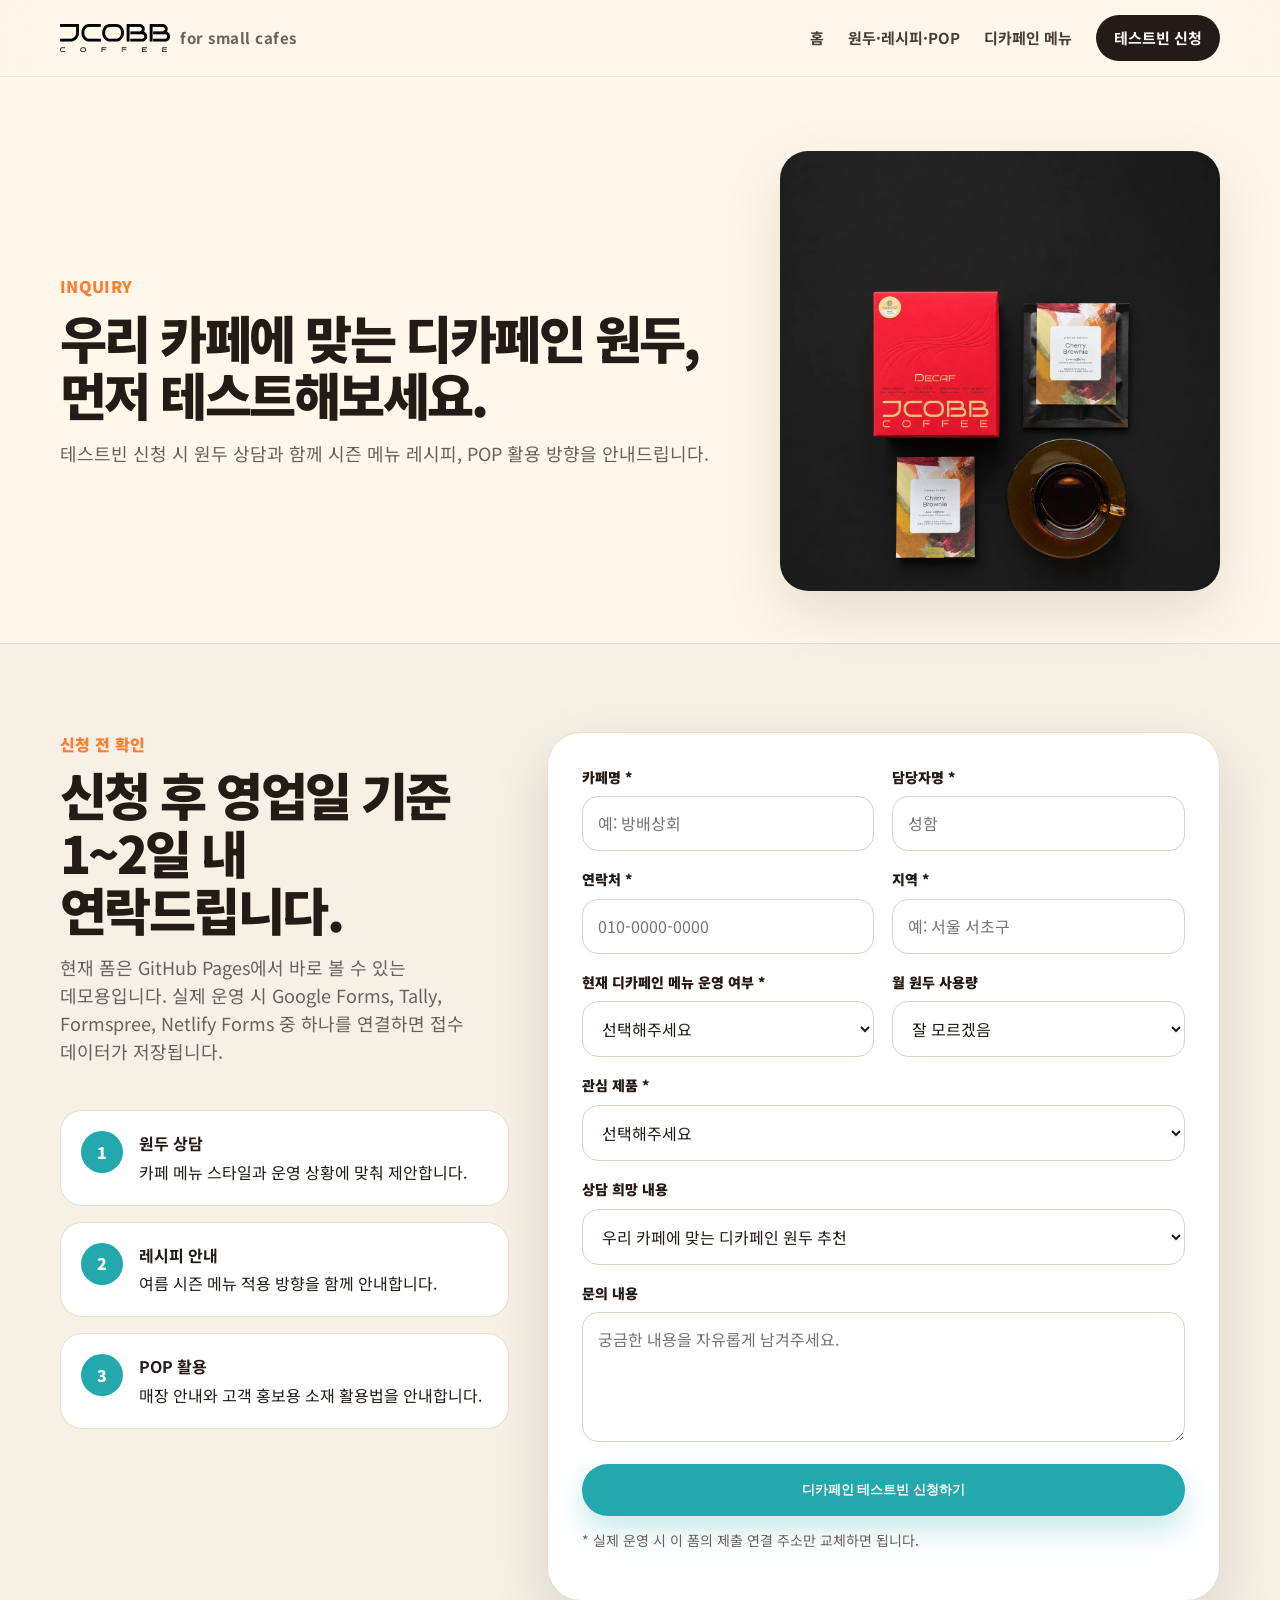
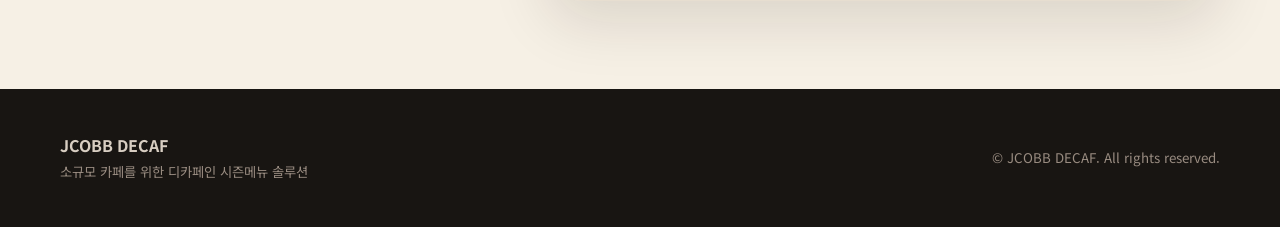
<file: inquiry.html>
<!doctype html><html lang="ko"><head><meta charset="utf-8"><meta name="viewport" content="width=device-width,initial-scale=1"><title>테스트빈 / 납품 문의 | JCOBB DECAF</title><meta name="description" content="JCOBB DECAF 디카페인 테스트빈 신청 및 카페 납품 상담 문의."><link rel="stylesheet" href="styles.css"></head><body>
<header class="topbar"><div class="container nav"><a class="logo" href="index.html"><img src="assets/logo.png" alt="JCOBB DECAF"><span>for small cafes</span></a><button class="mobile-toggle">☰</button><nav class="navlinks"><a href="index.html">홈</a><a href="solution.html">원두·레시피·POP</a><a href="products.html">디카페인 메뉴</a><a class="nav-cta" href="inquiry.html">테스트빈 신청</a></nav></div></header>
<main><section class="page-hero"><div class="container"><div><div class="kicker">INQUIRY</div><h1 class="title">우리 카페에 맞는 디카페인 원두,<br>먼저 테스트해보세요.</h1><p class="desc">테스트빈 신청 시 원두 상담과 함께 시즌 메뉴 레시피, POP 활용 방향을 안내드립니다.</p></div><div class="mini-hero-img"><img src="assets/dark_flatlay.webp" alt="JCOBB 디카페인 패키지"></div></div></section>
<section class="section"><div class="container form-wrap"><aside><div class="section-head left"><div class="kicker">신청 전 확인</div><h2 class="title">신청 후 영업일 기준 1~2일 내 연락드립니다.</h2><p class="desc">현재 폼은 GitHub Pages에서 바로 볼 수 있는 데모용입니다. 실제 운영 시 Google Forms, Tally, Formspree, Netlify Forms 중 하나를 연결하면 접수 데이터가 저장됩니다.</p></div><div class="feature-list"><div class="feature"><div class="icon">1</div><div><b>원두 상담</b><span>카페 메뉴 스타일과 운영 상황에 맞춰 제안합니다.</span></div></div><div class="feature"><div class="icon">2</div><div><b>레시피 안내</b><span>여름 시즌 메뉴 적용 방향을 함께 안내합니다.</span></div></div><div class="feature"><div class="icon">3</div><div><b>POP 활용</b><span>매장 안내와 고객 홍보용 소재 활용법을 안내합니다.</span></div></div></div></aside><div class="form-panel"><form id="inquiryForm"><div class="form-grid"><div class="field"><label for="cafe">카페명 *</label><input id="cafe" name="카페명" required placeholder="예: 방배상회"></div><div class="field"><label for="name">담당자명 *</label><input id="name" name="담당자명" required placeholder="성함"></div><div class="field"><label for="phone">연락처 *</label><input id="phone" name="연락처" required placeholder="010-0000-0000"></div><div class="field"><label for="region">지역 *</label><input id="region" name="지역" required placeholder="예: 서울 서초구"></div><div class="field"><label for="status">현재 디카페인 메뉴 운영 여부 *</label><select id="status" name="운영 여부" required><option value="">선택해주세요</option><option>운영 중</option><option>운영 예정</option><option>아직 고민 중</option></select></div><div class="field"><label for="volume">월 원두 사용량</label><select id="volume" name="월 원두 사용량"><option>잘 모르겠음</option><option>1kg 미만</option><option>1~3kg</option><option>3~5kg</option><option>5kg 이상</option></select></div><div class="field full"><label for="interest">관심 제품 *</label><select id="interest" name="관심 제품" required><option value="">선택해주세요</option><option>디카페인 에스프레소 원두</option><option>디카페인 드립백</option><option>원두 + 레시피 + POP 패키지</option><option>테스트빈 신청</option></select></div><div class="field full"><label for="topic">상담 희망 내용</label><select id="topic" name="상담 희망 내용"><option>우리 카페에 맞는 디카페인 원두 추천</option><option>여름 시즌 메뉴 레시피 상담</option><option>매장 POP 활용 상담</option><option>드립백 진열 판매 상담</option><option>기타</option></select></div><div class="field full"><label for="message">문의 내용</label><textarea id="message" name="문의 내용" placeholder="궁금한 내용을 자유롭게 남겨주세요."></textarea></div></div><button class="btn btn-primary" style="width:100%;margin-top:22px" type="submit">디카페인 테스트빈 신청하기</button><p class="form-note">* 실제 운영 시 이 폼의 제출 연결 주소만 교체하면 됩니다.</p><div class="toast">신청이 접수된 것처럼 표시되는 데모입니다. 실제 운영 전 폼 백엔드를 연결해주세요.</div></form></div></div></section></main><footer class="footer"><div class="container footer-grid"><div><b>JCOBB DECAF</b><br><small>소규모 카페를 위한 디카페인 시즌메뉴 솔루션</small></div><small>© JCOBB DECAF. All rights reserved.</small></div></footer><script src="script.js"></script></body></html>
</file>
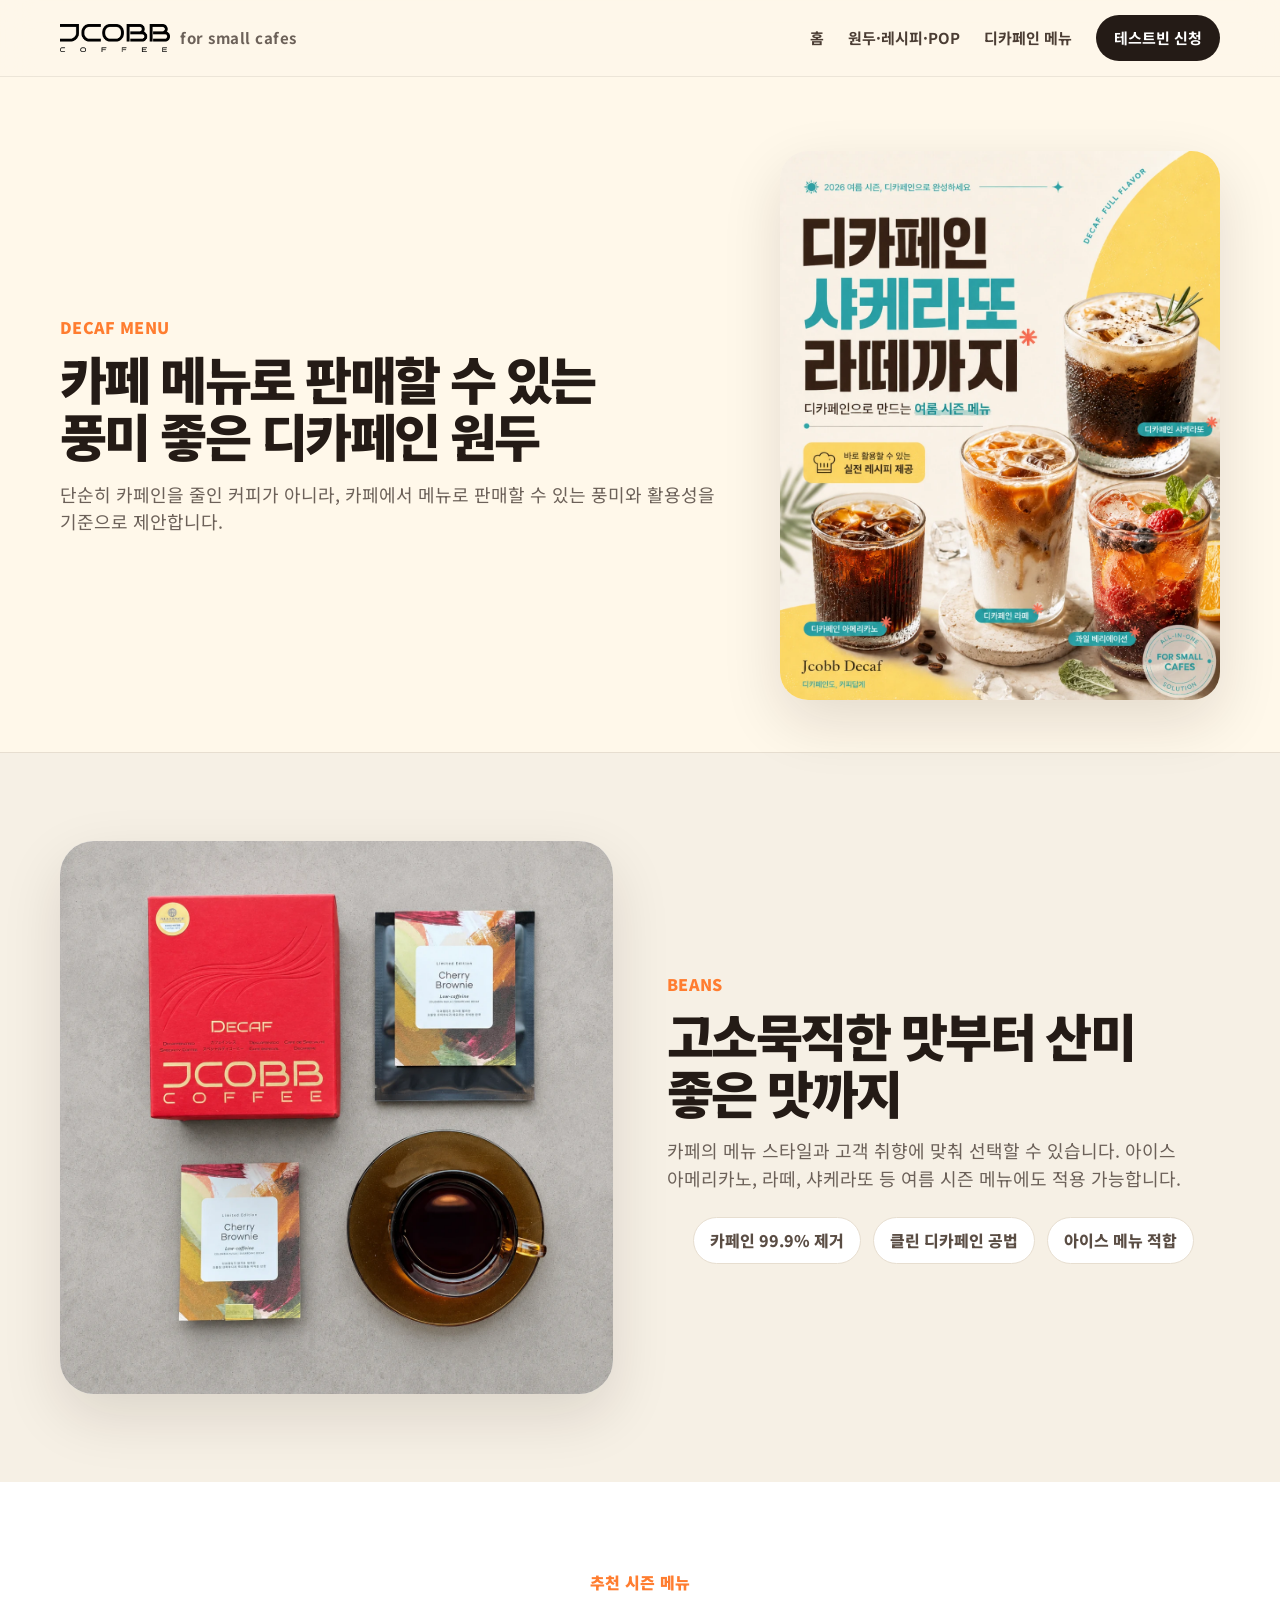
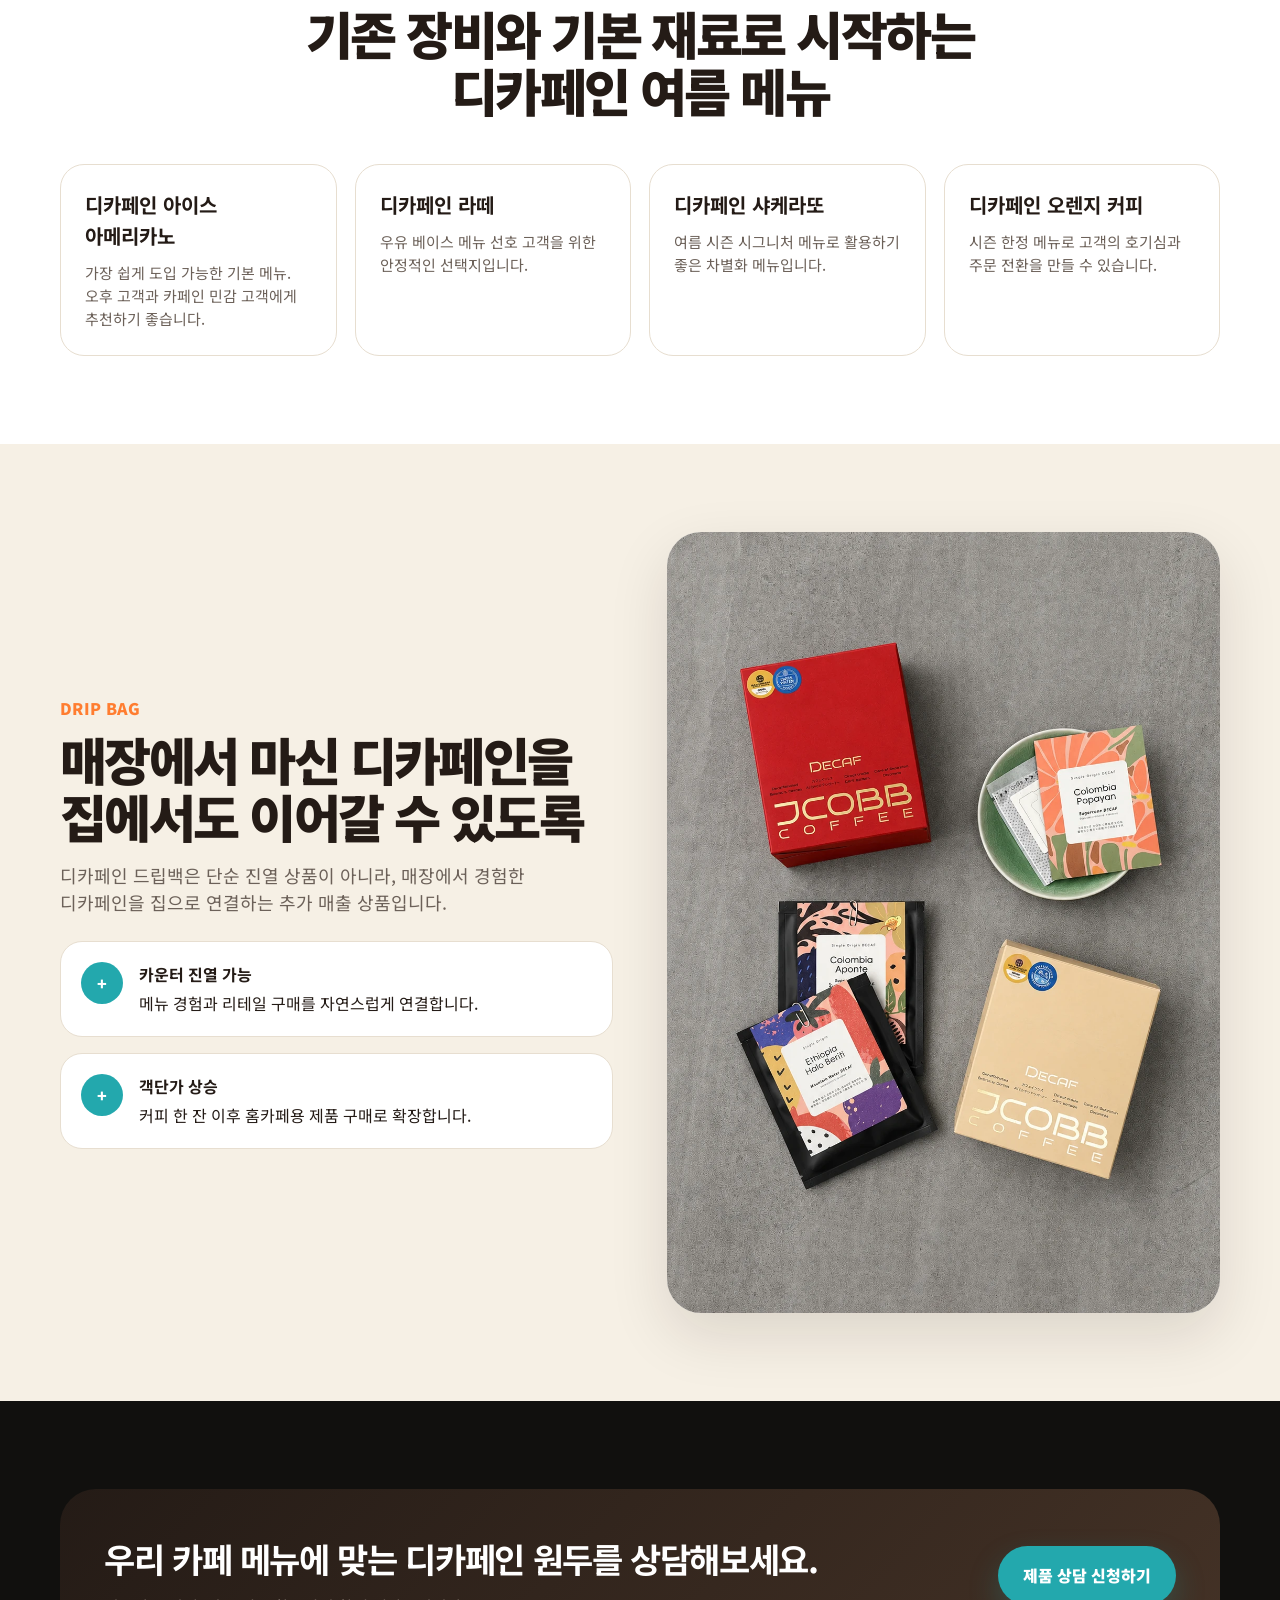
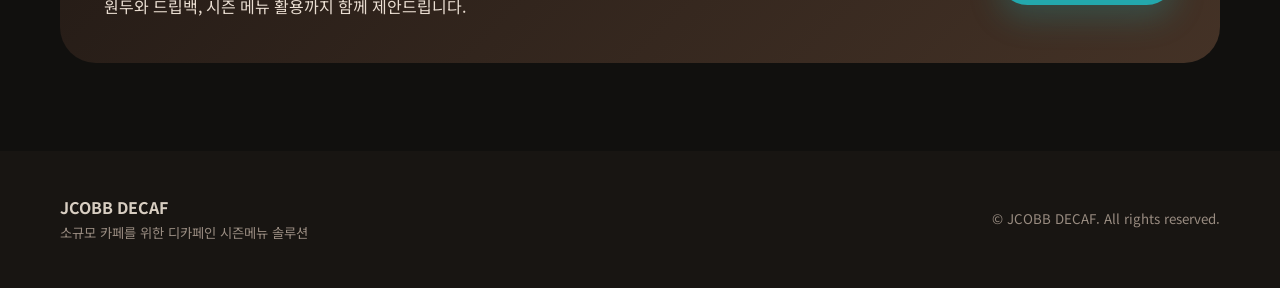
<file: products.html>
<!doctype html><html lang="ko"><head><meta charset="utf-8"><meta name="viewport" content="width=device-width,initial-scale=1"><title>디카페인 원두 & 시즌메뉴 | JCOBB DECAF</title><meta name="description" content="카페 메뉴로 판매할 수 있는 JCOBB 디카페인 원두와 여름 시즌 메뉴 제안."><link rel="stylesheet" href="styles.css"></head><body>
<header class="topbar"><div class="container nav"><a class="logo" href="index.html"><img src="assets/logo.png" alt="JCOBB DECAF"><span>for small cafes</span></a><button class="mobile-toggle">☰</button><nav class="navlinks"><a href="index.html">홈</a><a href="solution.html">원두·레시피·POP</a><a href="products.html">디카페인 메뉴</a><a class="nav-cta" href="inquiry.html">테스트빈 신청</a></nav></div></header>
<main><section class="page-hero"><div class="container"><div><div class="kicker">DECAF MENU</div><h1 class="title">카페 메뉴로 판매할 수 있는<br>풍미 좋은 디카페인 원두</h1><p class="desc">단순히 카페인을 줄인 커피가 아니라, 카페에서 메뉴로 판매할 수 있는 풍미와 활용성을 기준으로 제안합니다.</p></div><div class="mini-hero-img"><img src="assets/drip_poster.webp" alt="디카페인 아이스 음료"></div></div></section>
<section class="section"><div class="container split"><div class="image-frame"><img src="assets/gray_flatlay.webp" alt="JCOBB 디카페인 제품 플랫레이"></div><div><div class="kicker">BEANS</div><h2 class="title">고소묵직한 맛부터 산미 좋은 맛까지</h2><p class="desc">카페의 메뉴 스타일과 고객 취향에 맞춰 선택할 수 있습니다. 아이스 아메리카노, 라떼, 샤케라또 등 여름 시즌 메뉴에도 적용 가능합니다.</p><div class="tagline"><span class="tag">카페인 99.9% 제거</span><span class="tag">클린 디카페인 공법</span><span class="tag">아이스 메뉴 적합</span></div></div></div></section>
<section class="section alt"><div class="container"><div class="section-head"><div class="kicker">추천 시즌 메뉴</div><h2 class="title">기존 장비와 기본 재료로 시작하는<br>디카페인 여름 메뉴</h2></div><div class="menu-grid"><article class="menu-card"><h3>디카페인 아이스 아메리카노</h3><p>가장 쉽게 도입 가능한 기본 메뉴. 오후 고객과 카페인 민감 고객에게 추천하기 좋습니다.</p></article><article class="menu-card"><h3>디카페인 라떼</h3><p>우유 베이스 메뉴 선호 고객을 위한 안정적인 선택지입니다.</p></article><article class="menu-card"><h3>디카페인 샤케라또</h3><p>여름 시즌 시그니처 메뉴로 활용하기 좋은 차별화 메뉴입니다.</p></article><article class="menu-card"><h3>디카페인 오렌지 커피</h3><p>시즌 한정 메뉴로 고객의 호기심과 주문 전환을 만들 수 있습니다.</p></article></div></div></section>
<section class="section"><div class="container split"><div><div class="kicker">DRIP BAG</div><h2 class="title">매장에서 마신 디카페인을<br>집에서도 이어갈 수 있도록</h2><p class="desc">디카페인 드립백은 단순 진열 상품이 아니라, 매장에서 경험한 디카페인을 집으로 연결하는 추가 매출 상품입니다.</p><div class="feature-list" style="margin-top:24px"><div class="feature"><div class="icon">+</div><div><b>카운터 진열 가능</b><span>메뉴 경험과 리테일 구매를 자연스럽게 연결합니다.</span></div></div><div class="feature"><div class="icon">+</div><div><b>객단가 상승</b><span>커피 한 잔 이후 홈카페용 제품 구매로 확장합니다.</span></div></div></div></div><div class="image-frame"><img src="assets/product_flatlay.webp" alt="디카페인 드립백 제품"></div></div></section>
<section class="section dark"><div class="container"><div class="cta-band"><div><h2>우리 카페 메뉴에 맞는 디카페인 원두를 상담해보세요.</h2><p>원두와 드립백, 시즌 메뉴 활용까지 함께 제안드립니다.</p></div><a class="btn btn-primary" href="inquiry.html">제품 상담 신청하기</a></div></div></section>
</main><footer class="footer"><div class="container footer-grid"><div><b>JCOBB DECAF</b><br><small>소규모 카페를 위한 디카페인 시즌메뉴 솔루션</small></div><small>© JCOBB DECAF. All rights reserved.</small></div></footer><script src="script.js"></script></body></html>
</file>
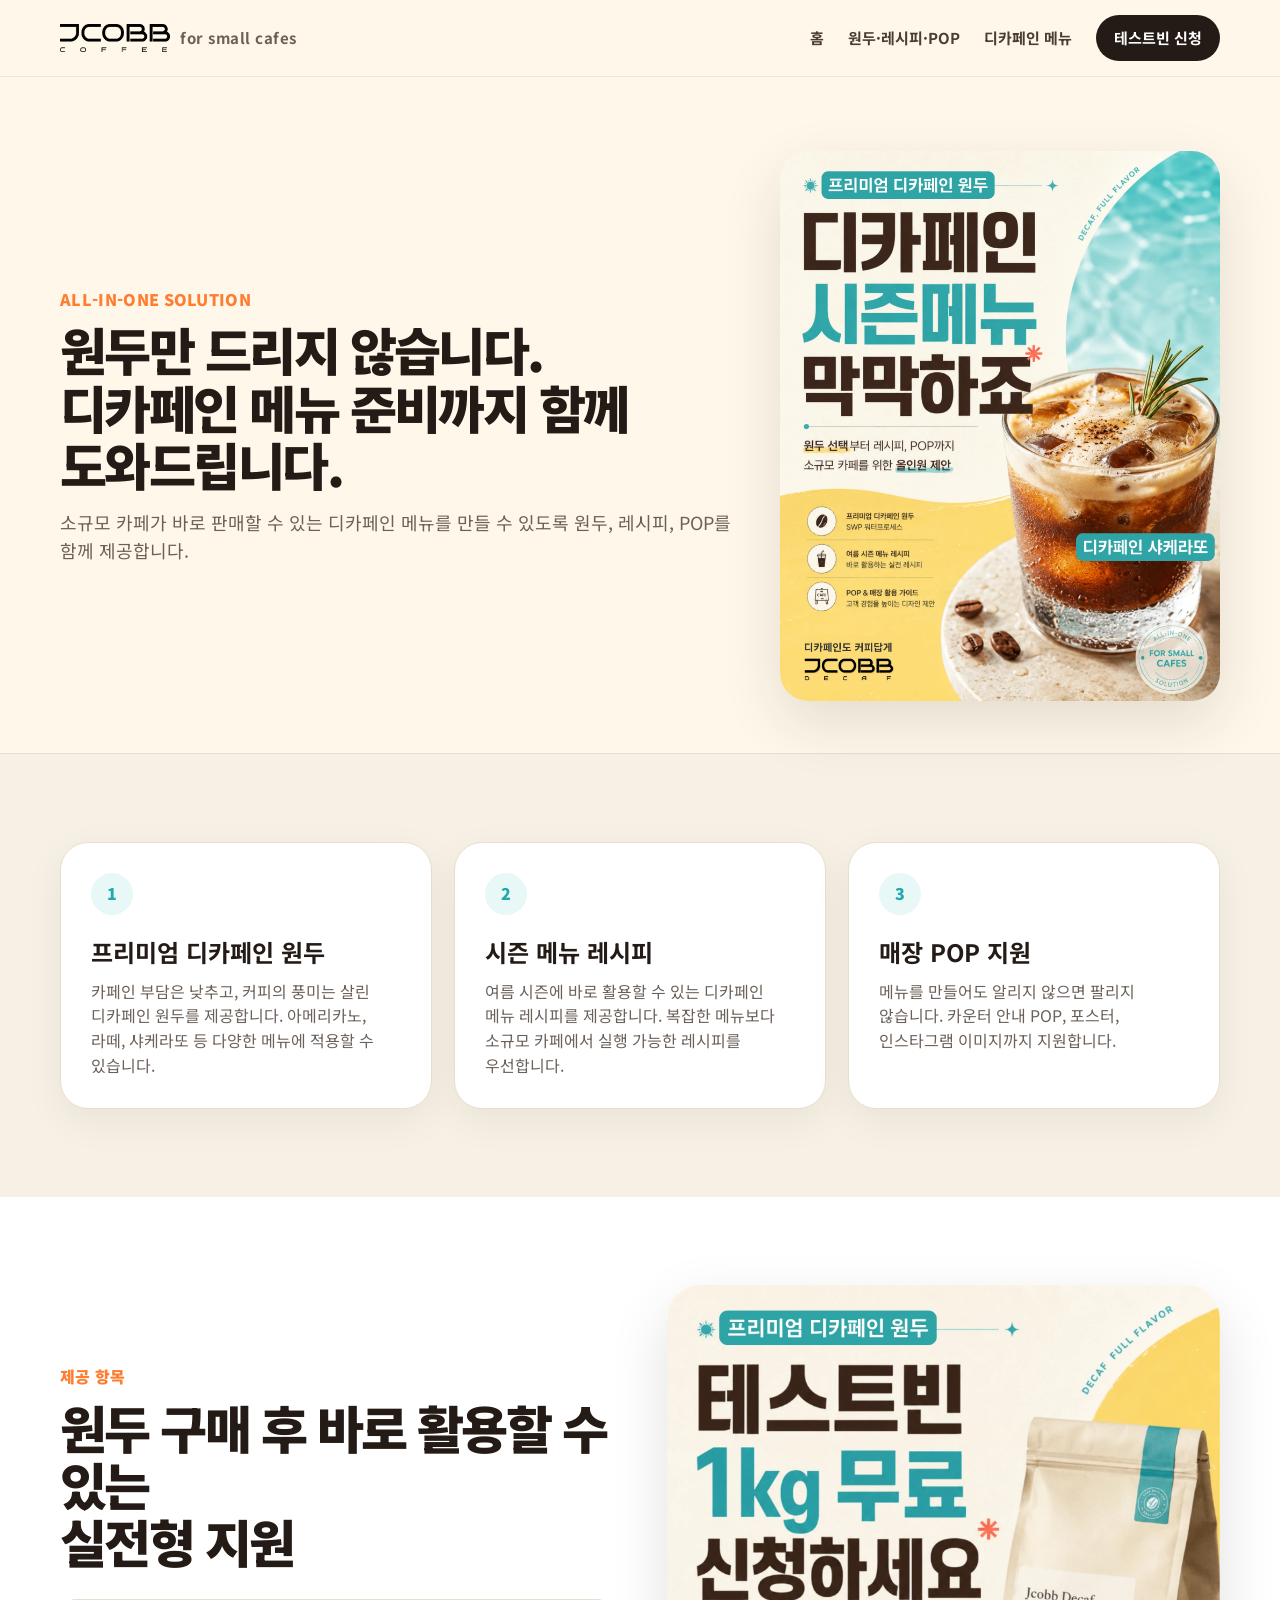
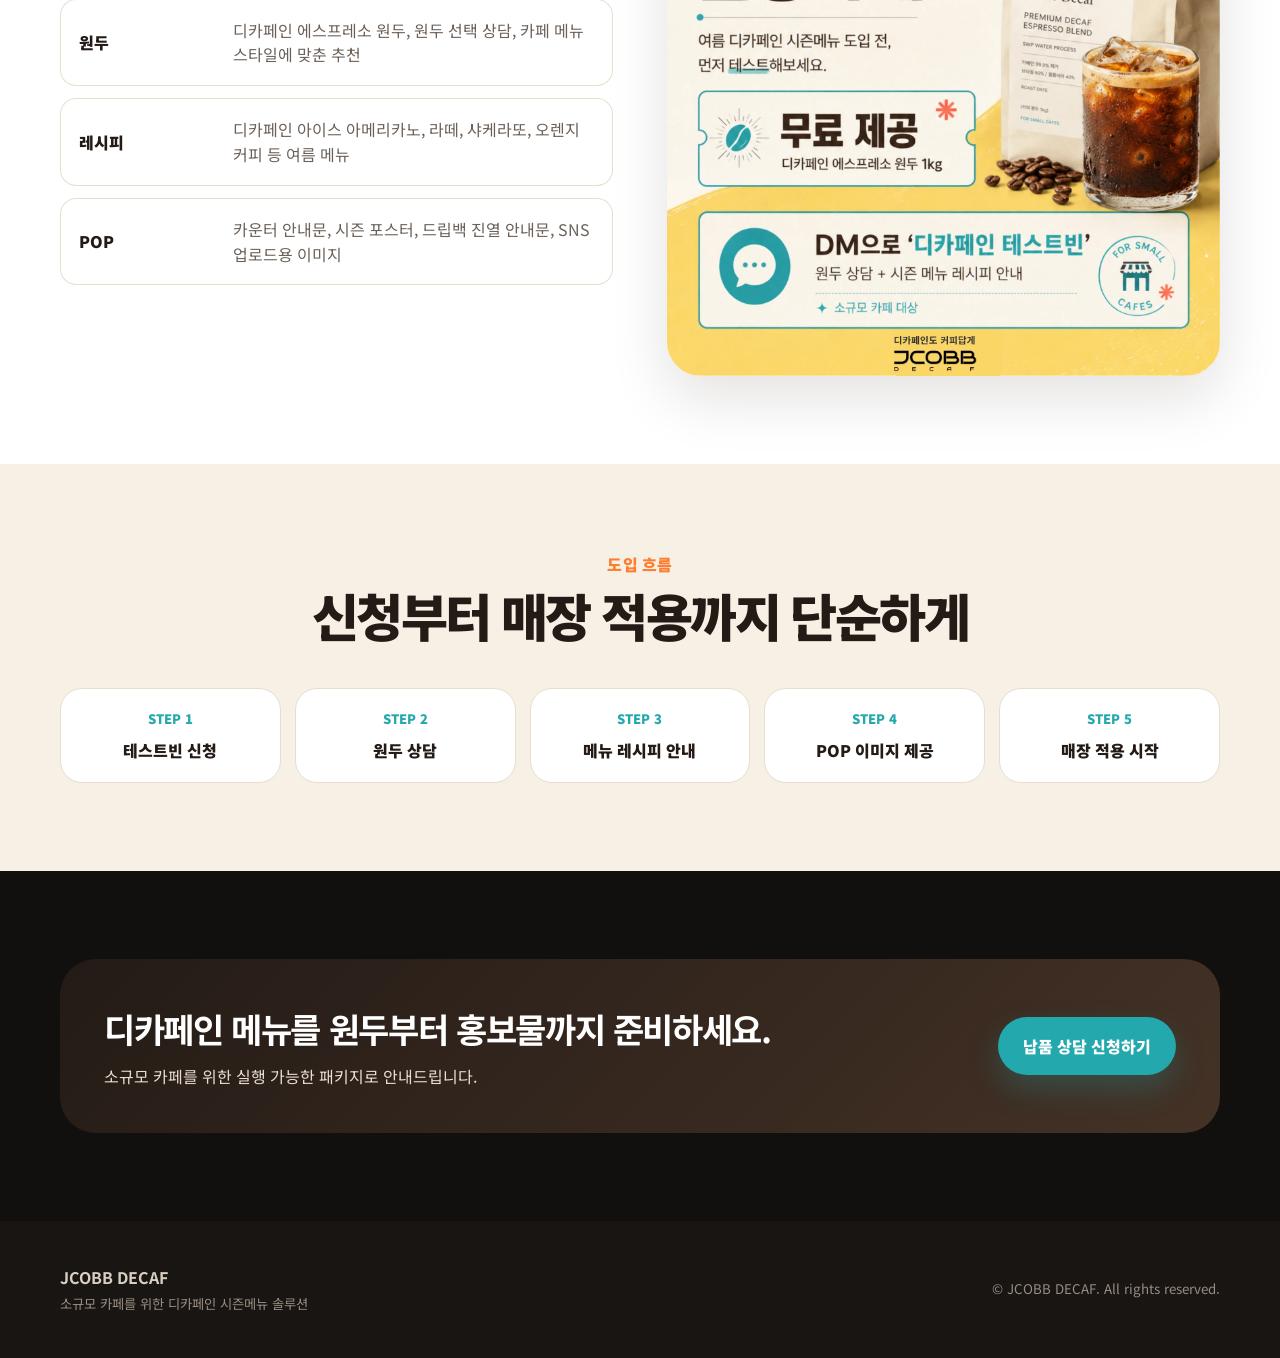
<file: solution.html>
<!doctype html><html lang="ko"><head><meta charset="utf-8"><meta name="viewport" content="width=device-width,initial-scale=1"><title>원두·레시피·POP 솔루션 | JCOBB DECAF</title><meta name="description" content="디카페인 원두 납품부터 시즌 메뉴 레시피와 매장 POP까지 제공하는 JCOBB DECAF 솔루션."><link rel="stylesheet" href="styles.css"></head><body>
<header class="topbar"><div class="container nav"><a class="logo" href="index.html"><img src="assets/logo.png" alt="JCOBB DECAF"><span>for small cafes</span></a><button class="mobile-toggle">☰</button><nav class="navlinks"><a href="index.html">홈</a><a href="solution.html">원두·레시피·POP</a><a href="products.html">디카페인 메뉴</a><a class="nav-cta" href="inquiry.html">테스트빈 신청</a></nav></div></header>
<main><section class="page-hero"><div class="container"><div><div class="kicker">ALL-IN-ONE SOLUTION</div><h1 class="title">원두만 드리지 않습니다.<br>디카페인 메뉴 준비까지 함께 도와드립니다.</h1><p class="desc">소규모 카페가 바로 판매할 수 있는 디카페인 메뉴를 만들 수 있도록 원두, 레시피, POP를 함께 제공합니다.</p></div><div class="mini-hero-img"><img src="assets/menu_ad.webp" alt="디카페인 시즌메뉴 광고"></div></div></section>
<section class="section"><div class="container"><div class="cards"><article class="card"><div class="num">1</div><h3>프리미엄 디카페인 원두</h3><p>카페인 부담은 낮추고, 커피의 풍미는 살린 디카페인 원두를 제공합니다. 아메리카노, 라떼, 샤케라또 등 다양한 메뉴에 적용할 수 있습니다.</p></article><article class="card"><div class="num">2</div><h3>시즌 메뉴 레시피</h3><p>여름 시즌에 바로 활용할 수 있는 디카페인 메뉴 레시피를 제공합니다. 복잡한 메뉴보다 소규모 카페에서 실행 가능한 레시피를 우선합니다.</p></article><article class="card"><div class="num">3</div><h3>매장 POP 지원</h3><p>메뉴를 만들어도 알리지 않으면 팔리지 않습니다. 카운터 안내 POP, 포스터, 인스타그램 이미지까지 지원합니다.</p></article></div></div></section>
<section class="section alt"><div class="container split"><div><div class="kicker">제공 항목</div><h2 class="title">원두 구매 후 바로 활용할 수 있는<br>실전형 지원</h2><table class="table"><tr><td>원두</td><td>디카페인 에스프레소 원두, 원두 선택 상담, 카페 메뉴 스타일에 맞춘 추천</td></tr><tr><td>레시피</td><td>디카페인 아이스 아메리카노, 라떼, 샤케라또, 오렌지 커피 등 여름 메뉴</td></tr><tr><td>POP</td><td>카운터 안내문, 시즌 포스터, 드립백 진열 안내문, SNS 업로드용 이미지</td></tr></table></div><div class="image-frame"><img src="assets/test_ad.webp" alt="디카페인 테스트빈 신청 광고"></div></div></section>
<section class="section"><div class="container"><div class="section-head"><div class="kicker">도입 흐름</div><h2 class="title">신청부터 매장 적용까지 단순하게</h2></div><div class="flow"><div class="step"><small>STEP 1</small>테스트빈 신청</div><div class="step"><small>STEP 2</small>원두 상담</div><div class="step"><small>STEP 3</small>메뉴 레시피 안내</div><div class="step"><small>STEP 4</small>POP 이미지 제공</div><div class="step"><small>STEP 5</small>매장 적용 시작</div></div></div></section>
<section class="section dark"><div class="container"><div class="cta-band"><div><h2>디카페인 메뉴를 원두부터 홍보물까지 준비하세요.</h2><p>소규모 카페를 위한 실행 가능한 패키지로 안내드립니다.</p></div><a class="btn btn-primary" href="inquiry.html">납품 상담 신청하기</a></div></div></section>
</main><footer class="footer"><div class="container footer-grid"><div><b>JCOBB DECAF</b><br><small>소규모 카페를 위한 디카페인 시즌메뉴 솔루션</small></div><small>© JCOBB DECAF. All rights reserved.</small></div></footer><script src="script.js"></script></body></html>
</file>
<file: styles.css>
@import url('https://fonts.googleapis.com/css2?family=Noto+Sans+KR:wght@400;500;700;800;900&family=Noto+Serif+KR:wght@500;700;900&display=swap');
:root{
  --ink:#241b16; --muted:#6c6159; --cream:#fff8ea; --paper:#f6f0e5; --teal:#23a8ad; --orange:#ff7d30; --gold:#c99b5a; --line:#e7ded0; --dark:#11100e; --gray:#f5f2ec;
  --shadow:0 22px 60px rgba(30,18,10,.12); --radius:28px; --max:1160px;
}
*{box-sizing:border-box} html{scroll-behavior:smooth} body{margin:0;font-family:'Noto Sans KR',system-ui,-apple-system,BlinkMacSystemFont,sans-serif;color:var(--ink);background:var(--paper);word-break:keep-all;line-height:1.55} a{text-decoration:none;color:inherit} img{max-width:100%;display:block}.container{width:min(var(--max),calc(100% - 40px));margin:0 auto}.topbar{position:sticky;top:0;z-index:50;background:rgba(255,248,234,.86);backdrop-filter:blur(16px);border-bottom:1px solid rgba(36,27,22,.08)}.nav{height:76px;display:flex;align-items:center;justify-content:space-between;gap:20px}.logo{display:flex;align-items:center;gap:10px;font-weight:900;letter-spacing:.03em}.logo img{height:28px;width:auto}.logo span{font-size:15px;color:var(--muted);font-weight:700}.navlinks{display:flex;gap:24px;align-items:center;font-size:15px;font-weight:700;color:#4b3d34}.navlinks a:hover{color:var(--teal)}.nav-cta{padding:11px 18px;background:var(--ink);color:#fff;border-radius:999px}.mobile-toggle{display:none;border:0;background:none;font-size:24px}.hero{position:relative;overflow:hidden;background:linear-gradient(130deg,#fff8eb 0%,#fff2d2 58%,#e0f6f5 100%);padding:78px 0 70px}.hero::after{content:"";position:absolute;right:-120px;top:-100px;width:480px;height:480px;border-radius:50%;background:rgba(35,168,173,.14)}.hero-grid{display:grid;grid-template-columns:1.06fr .94fr;gap:56px;align-items:center;position:relative;z-index:1}.eyebrow{display:inline-flex;align-items:center;gap:10px;padding:9px 16px;border-radius:999px;background:var(--teal);color:#fff;font-weight:900;font-size:17px;margin-bottom:24px}.eyebrow::before{content:"";width:8px;height:8px;border-radius:50%;background:#fff}.h1{font-size:clamp(42px,6vw,76px);line-height:1.02;letter-spacing:-.06em;margin:0 0 24px;font-weight:900}.h1 .teal{color:var(--teal)}.lead{font-size:20px;color:#51453e;max-width:620px;margin:0 0 34px}.hero-actions{display:flex;gap:12px;flex-wrap:wrap}.btn{display:inline-flex;align-items:center;justify-content:center;gap:10px;border-radius:999px;padding:16px 24px;font-weight:900;border:1px solid transparent;transition:.2s}.btn-primary{background:var(--teal);color:#fff;box-shadow:0 14px 30px rgba(35,168,173,.25)}.btn-primary:hover{transform:translateY(-2px)}.btn-secondary{background:#fff;color:var(--ink);border-color:#e7ddd1}.hero-card{position:relative}.hero-card img{border-radius:34px;box-shadow:var(--shadow);background:#fff}.floating-note{position:absolute;left:-24px;bottom:24px;background:#fff;border-radius:22px;padding:18px 20px;box-shadow:0 18px 45px rgba(30,18,10,.18);font-weight:900}.floating-note small{display:block;color:var(--orange);font-size:13px;margin-bottom:4px}.section{padding:88px 0}.section.alt{background:#fff}.section.dark{background:var(--dark);color:#fff}.section-head{text-align:center;margin:0 auto 44px;max-width:760px}.section-head.left{text-align:left;margin-left:0}.kicker{font-weight:900;color:var(--orange);letter-spacing:.02em;margin-bottom:10px}.title{font-size:clamp(32px,4vw,54px);line-height:1.12;letter-spacing:-.05em;margin:0 0 16px;font-weight:900}.title.serif{font-family:'Noto Serif KR',serif;font-weight:900}.desc{font-size:18px;color:var(--muted);margin:0}.dark .desc{color:#d5c9bd}.cards{display:grid;grid-template-columns:repeat(3,1fr);gap:22px}.card{background:#fff;border:1px solid var(--line);border-radius:var(--radius);padding:30px;box-shadow:0 12px 40px rgba(50,30,20,.06)}.card .num{width:42px;height:42px;border-radius:50%;display:grid;place-items:center;background:#e8f8f7;color:var(--teal);font-weight:900;margin-bottom:22px}.card h3{font-size:24px;line-height:1.25;margin:0 0 12px}.card p{margin:0;color:var(--muted)}.problem-grid{display:grid;grid-template-columns:1fr 1fr;gap:18px}.problem{padding:24px;border-radius:22px;background:#fff;border:1px solid var(--line);font-weight:800}.problem span{color:var(--teal);margin-right:8px}.split{display:grid;grid-template-columns:1fr 1fr;gap:54px;align-items:center}.image-frame{border-radius:34px;overflow:hidden;box-shadow:var(--shadow);background:#fff}.image-frame.dark-img{background:#111}.feature-list{display:grid;gap:16px}.feature{display:flex;gap:16px;align-items:flex-start;padding:20px;background:#fff;border:1px solid var(--line);border-radius:22px}.feature b{display:block;margin-bottom:4px}.feature .icon{width:42px;height:42px;border-radius:50%;display:grid;place-items:center;background:var(--teal);color:white;font-weight:900;flex:0 0 auto}.flow{display:grid;grid-template-columns:repeat(5,1fr);gap:14px;margin-top:32px}.step{background:#fff;border:1px solid var(--line);border-radius:22px;padding:20px;text-align:center;font-weight:900}.step small{display:block;color:var(--teal);font-size:13px;margin-bottom:8px}.menu-grid{display:grid;grid-template-columns:repeat(4,1fr);gap:18px}.menu-card{background:#fff;border-radius:24px;border:1px solid var(--line);padding:24px}.menu-card h3{margin:0 0 10px;font-size:20px}.menu-card p{margin:0;color:var(--muted);font-size:15px}.tagline{display:flex;justify-content:center;gap:12px;flex-wrap:wrap;margin-top:24px}.tag{padding:10px 16px;border-radius:999px;background:#fff;border:1px solid var(--line);font-weight:800;color:#5a4d44}.dark .tag{background:#1d1b18;border-color:#38322c;color:#eee}.cta-band{background:linear-gradient(135deg,var(--ink),#443226);color:#fff;border-radius:36px;padding:44px;display:flex;justify-content:space-between;align-items:center;gap:24px}.cta-band h2{margin:0;font-size:34px;letter-spacing:-.04em}.cta-band p{margin:8px 0 0;color:#eaded2}.form-wrap{display:grid;grid-template-columns:.8fr 1.2fr;gap:38px;align-items:start}.form-panel{background:#fff;border:1px solid var(--line);border-radius:34px;padding:34px;box-shadow:var(--shadow)}.form-grid{display:grid;grid-template-columns:1fr 1fr;gap:18px}.field{display:flex;flex-direction:column;gap:8px}.field.full{grid-column:1/-1}.field label{font-weight:900;font-size:14px}.field input,.field select,.field textarea{width:100%;border:1px solid #ddd2c7;border-radius:16px;padding:14px 15px;font:inherit;background:#fff;color:var(--ink)}.field textarea{min-height:130px;resize:vertical}.form-note{font-size:14px;color:var(--muted);margin-top:14px}.footer{padding:44px 0;background:#181512;color:#d8cec2}.footer-grid{display:flex;justify-content:space-between;gap:24px;align-items:center}.footer small{color:#998c81}.page-hero{padding:74px 0 52px;background:var(--cream);border-bottom:1px solid var(--line)}.page-hero .container{display:grid;grid-template-columns:1fr .65fr;gap:44px;align-items:center}.mini-hero-img{border-radius:28px;overflow:hidden;box-shadow:var(--shadow)}.table{width:100%;border-collapse:separate;border-spacing:0 12px}.table td{background:#fff;padding:18px;border-top:1px solid var(--line);border-bottom:1px solid var(--line)}.table td:first-child{font-weight:900;border-left:1px solid var(--line);border-radius:16px 0 0 16px;width:28%}.table td:last-child{border-right:1px solid var(--line);border-radius:0 16px 16px 0;color:var(--muted)}.toast{display:none;margin-top:18px;padding:16px;border-radius:16px;background:#e8f8f7;color:#106467;font-weight:900}.toast.show{display:block}@media (max-width:900px){.mobile-toggle{display:block}.navlinks{position:absolute;left:20px;right:20px;top:76px;background:#fff;border:1px solid var(--line);border-radius:22px;box-shadow:var(--shadow);padding:18px;display:none;flex-direction:column;align-items:flex-start}.navlinks.open{display:flex}.hero-grid,.split,.form-wrap,.page-hero .container{grid-template-columns:1fr}.cards,.menu-grid{grid-template-columns:1fr}.flow{grid-template-columns:1fr 1fr}.hero{padding-top:48px}.floating-note{position:relative;left:auto;bottom:auto;margin-top:14px}.cta-band{flex-direction:column;align-items:flex-start}.form-grid{grid-template-columns:1fr}.footer-grid{flex-direction:column;align-items:flex-start}.h1{font-size:44px}.section{padding:62px 0}.problem-grid{grid-template-columns:1fr}}
</file>
